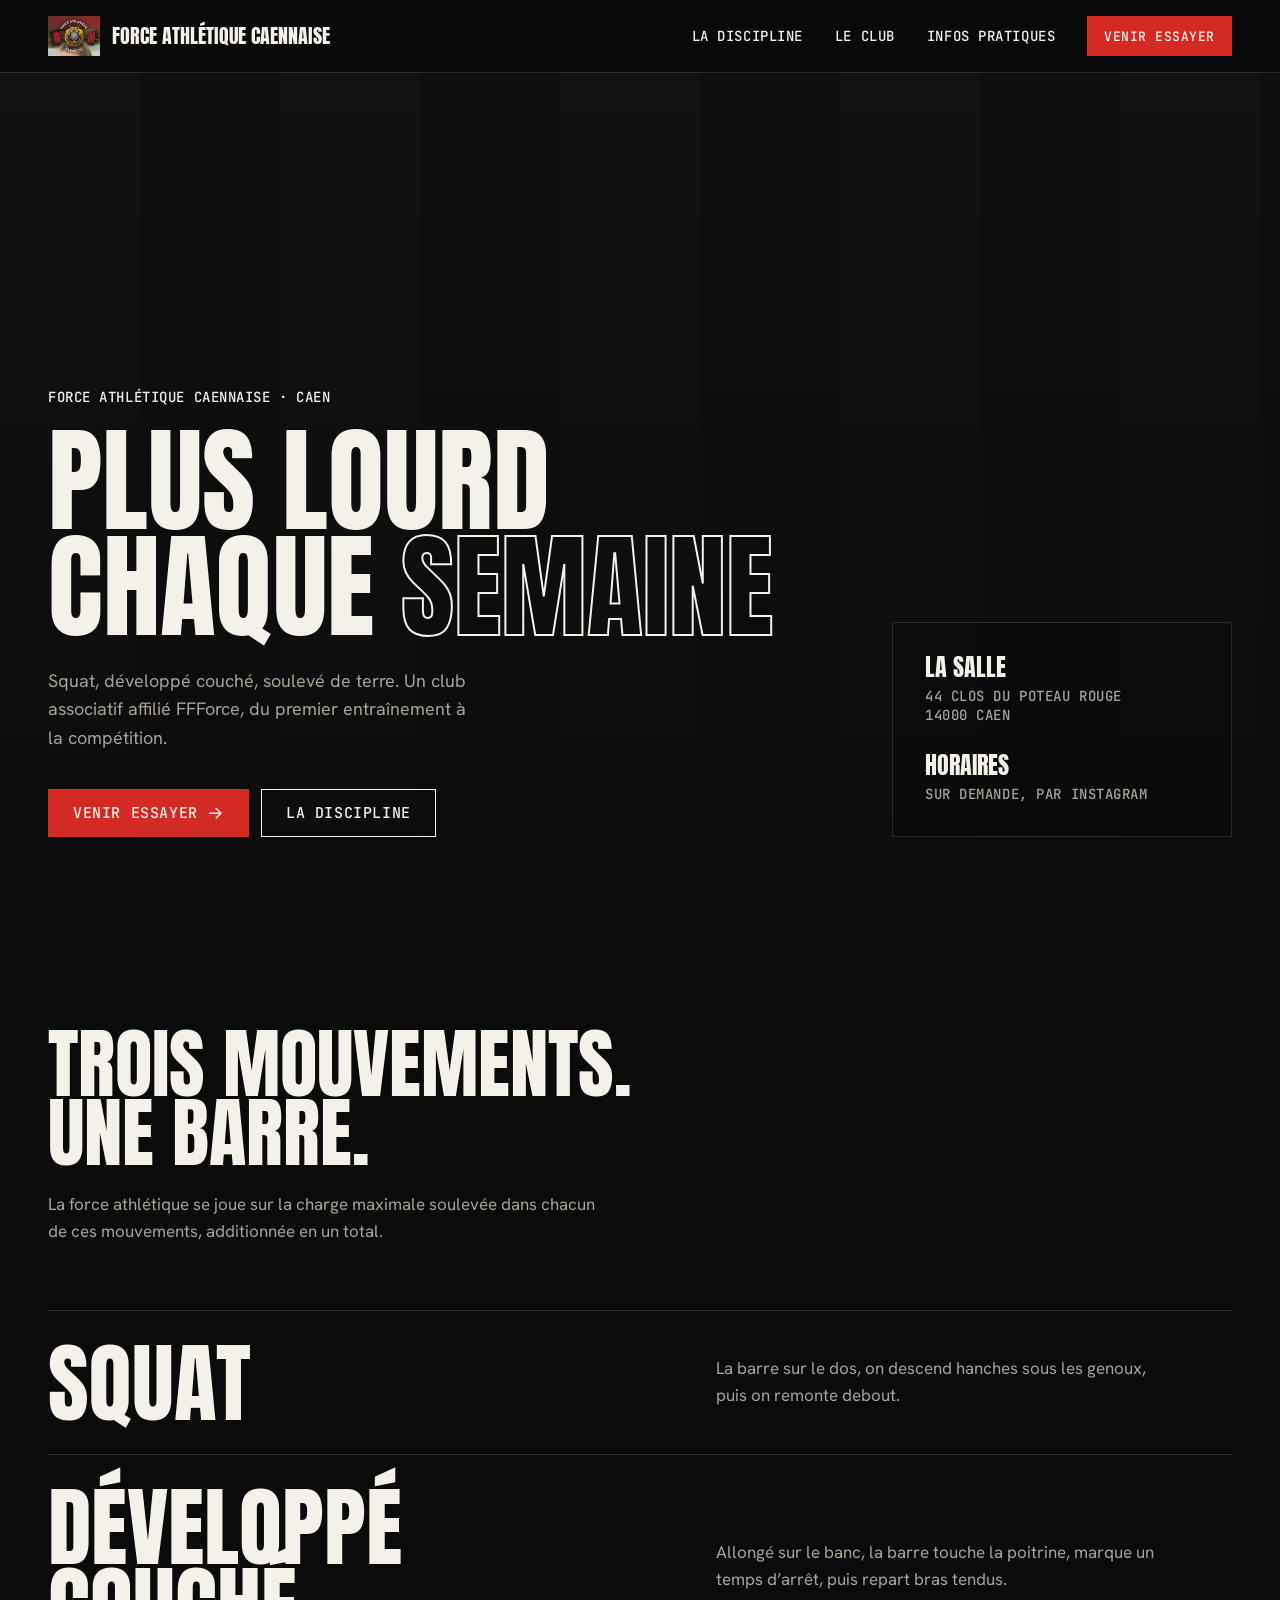
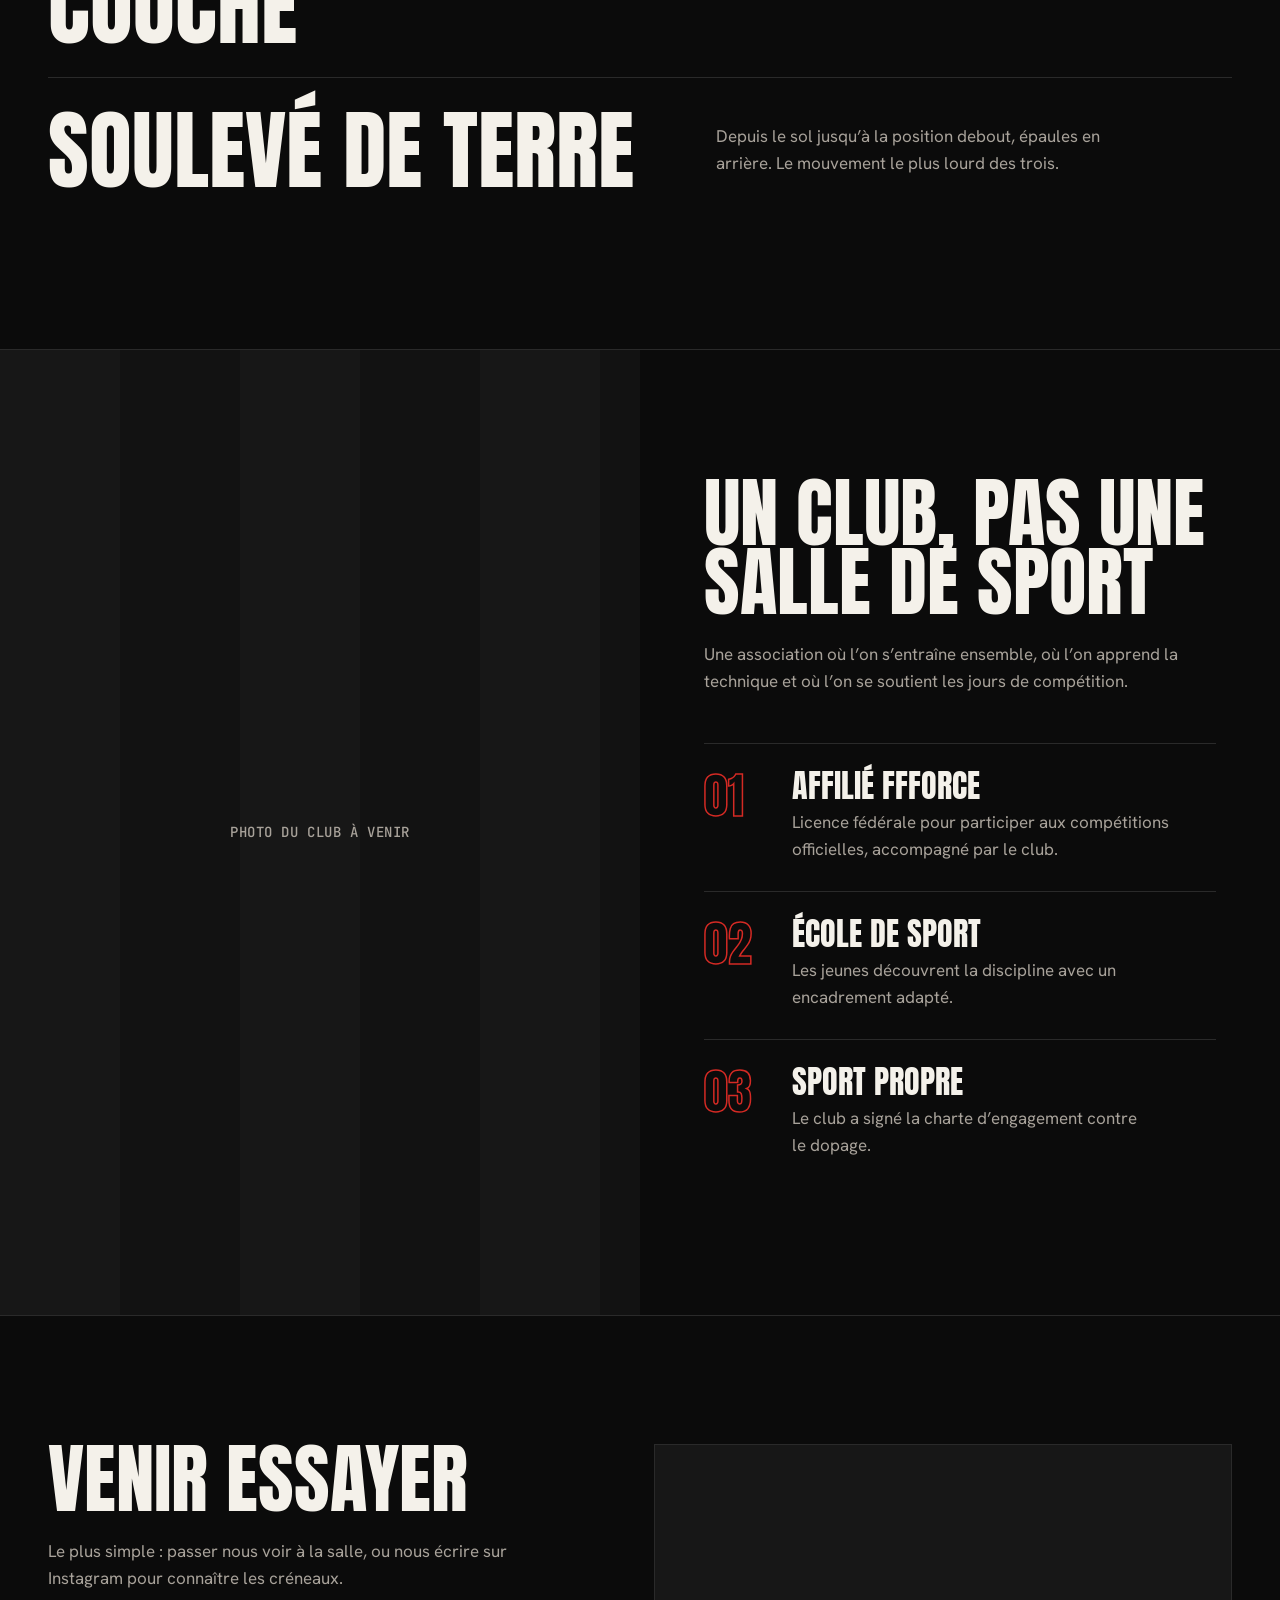
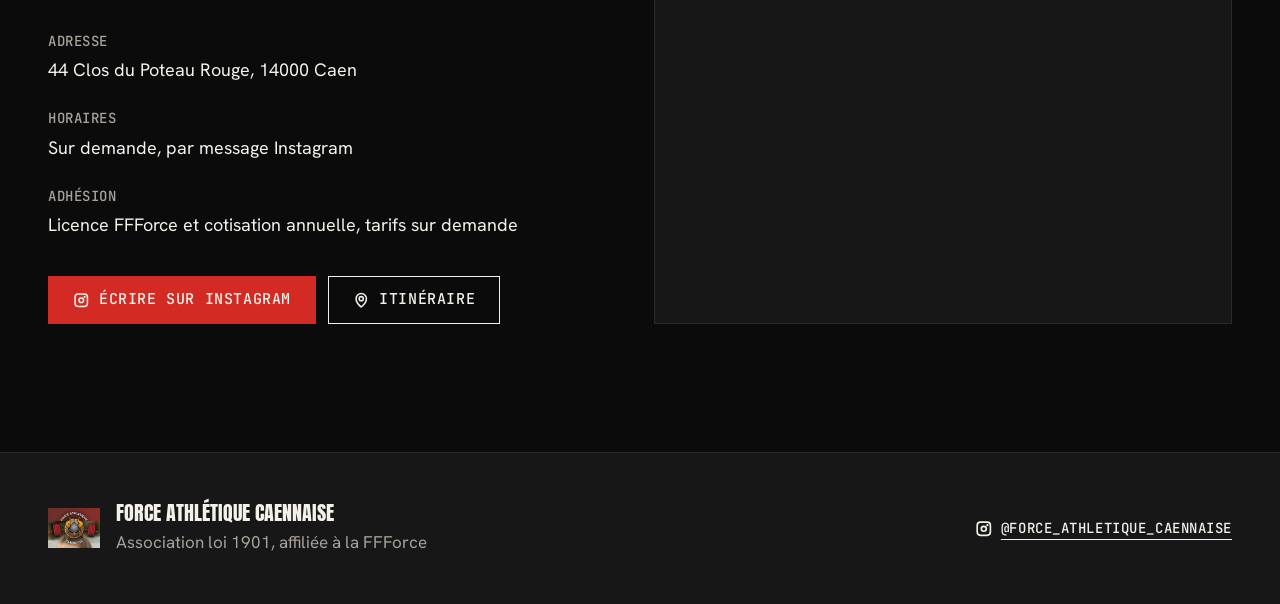
<file: src/index.html>
<!doctype html>
<html lang="fr">
<head>
  <meta charset="utf-8">
  <meta name="viewport" content="width=device-width, initial-scale=1">
  <title>Force Athlétique Caennaise · Club de force athlétique à Caen</title>
  <meta name="description" content="Association de force athlétique à Caen&nbsp;: squat, développé couché et soulevé de terre, pour débutants comme compétiteurs. Club affilié FFForce.">
  <meta name="theme-color" content="#0b0b0b">
  <meta property="og:title" content="Force Athlétique Caennaise">
  <meta property="og:description" content="Club de force athlétique à Caen, affilié à la FFForce.">
  <meta property="og:type" content="website">
  <meta property="og:image" content="img/logo-fac.png">
  <link rel="icon" href="img/logo-fac.png">
  <link rel="preload" href="fonts/anton-latin-400-normal.woff2" as="font" type="font/woff2" crossorigin>
  <link rel="stylesheet" href="css/style.css">
</head>
<body>
  <svg width="0" height="0" style="position:absolute" aria-hidden="true">
    <!-- Icônes Phosphor (graisse bold), MIT -->
    <symbol id="i-arrow" viewBox="0 0 256 256"><path fill="currentColor" d="M224.49,136.49l-72,72a12,12,0,0,1-17-17L187,140H40a12,12,0,0,1,0-24H187L135.51,64.48a12,12,0,0,1,17-17l72,72A12,12,0,0,1,224.49,136.49Z"/></symbol>
    <symbol id="i-insta" viewBox="0 0 256 256"><path fill="currentColor" d="M128,80a48,48,0,1,0,48,48A48.05,48.05,0,0,0,128,80Zm0,72a24,24,0,1,1,24-24A24,24,0,0,1,128,152ZM176,20H80A60.07,60.07,0,0,0,20,80v96a60.07,60.07,0,0,0,60,60h96a60.07,60.07,0,0,0,60-60V80A60.07,60.07,0,0,0,176,20Zm36,156a36,36,0,0,1-36,36H80a36,36,0,0,1-36-36V80A36,36,0,0,1,80,44h96a36,36,0,0,1,36,36ZM196,76a16,16,0,1,1-16-16A16,16,0,0,1,196,76Z"/></symbol>
    <symbol id="i-pin" viewBox="0 0 256 256"><path fill="currentColor" d="M128,60a44,44,0,1,0,44,44A44.05,44.05,0,0,0,128,60Zm0,64a20,20,0,1,1,20-20A20,20,0,0,1,128,124Zm0-112a92.1,92.1,0,0,0-92,92c0,77.36,81.64,135.4,85.12,137.83a12,12,0,0,0,13.76,0,259,259,0,0,0,42.18-39C205.15,170.57,220,136.37,220,104A92.1,92.1,0,0,0,128,12Zm31.3,174.71A249.35,249.35,0,0,1,128,216.89a249.35,249.35,0,0,1-31.3-30.18C80,167.37,60,137.31,60,104a68,68,0,0,1,136,0C196,137.31,176,167.37,159.3,186.71Z"/></symbol>
  </svg>

  <a class="skip" href="#contenu">Aller au contenu</a>

  <header class="nav">
    <div class="wrap nav__inner">
      <a class="brand" href="./" aria-label="Force Athlétique Caennaise, accueil">
        <img src="img/logo-fac.png" alt="" width="52" height="40">
        <span>Force Athlétique Caennaise</span>
      </a>
      <nav aria-label="Navigation principale">
        <ul class="nav__links mono">
          <li><a href="#discipline">La discipline</a></li>
          <li><a href="#club">Le club</a></li>
          <li><a href="#infos">Infos pratiques</a></li>
        </ul>
      </nav>
      <a class="btn btn--p btn--sm" href="#infos">Venir essayer</a>
    </div>
  </header>

  <main id="contenu">
    <section class="hero">
      <!-- TODO : photo N&B du club en fond (athlète sous charge), 2400 × 1400, voir DESIGN.md -->
      <div class="wrap hero__grid">
        <div class="hero__text">
          <p class="mono hero__kicker">Force Athlétique Caennaise · Caen</p>
          <h1>Plus lourd<br>chaque <span class="outline">semaine</span></h1>
          <p class="lead">Squat, développé couché, soulevé de terre. Un club associatif affilié FFForce, du premier entraînement à la compétition.</p>
          <div class="actions">
            <a class="btn btn--p" href="#infos">Venir essayer <svg aria-hidden="true"><use href="#i-arrow"/></svg></a>
            <a class="btn btn--s" href="#discipline">La discipline</a>
          </div>
        </div>
        <aside class="infobox" aria-label="Infos pratiques">
          <h2>La salle</h2>
          <!-- TODO : confirmer l’adresse -->
          <p class="mono">44 Clos du Poteau Rouge<br>14000 Caen</p>
          <h2>Horaires</h2>
          <!-- TODO : créneaux d’entraînement -->
          <p class="mono">Sur demande, par Instagram</p>
        </aside>
      </div>
    </section>

    <section id="discipline" class="lifts">
      <div class="wrap">
        <h2 class="h2">Trois mouvements.<br>Une barre.</h2>
        <p class="section-lead">La force athlétique se joue sur la charge maximale soulevée dans chacun de ces mouvements, additionnée en un total.</p>
        <ul class="lifts__list">
          <li>
            <h3>Squat</h3>
            <p>La barre sur le dos, on descend hanches sous les genoux, puis on remonte debout.</p>
          </li>
          <li>
            <h3>Développé couché</h3>
            <p>Allongé sur le banc, la barre touche la poitrine, marque un temps d’arrêt, puis repart bras tendus.</p>
          </li>
          <li>
            <h3>Soulevé de terre</h3>
            <p>Depuis le sol jusqu’à la position debout, épaules en arrière. Le mouvement le plus lourd des trois.</p>
          </li>
        </ul>
      </div>
    </section>

    <section id="club" class="club">
      <div class="club__photo">
        <!-- TODO : photo d’entraînement collectif, 1600 × 1200 -->
        <p class="mono">Photo du club à venir</p>
      </div>
      <div class="club__text">
        <h2 class="h2">Un club, pas une salle de sport</h2>
        <p class="section-lead">Une association où l’on s’entraîne ensemble, où l’on apprend la technique et où l’on se soutient les jours de compétition.</p>
        <ol class="assets">
          <li><span class="assets__num" aria-hidden="true">01</span><h3>Affilié FFForce</h3><p>Licence fédérale pour participer aux compétitions officielles, accompagné par le club.</p></li>
          <li><span class="assets__num" aria-hidden="true">02</span><h3>École de sport</h3><p>Les jeunes découvrent la discipline avec un encadrement adapté.</p></li>
          <li><span class="assets__num" aria-hidden="true">03</span><h3>Sport propre</h3><p>Le club a signé la charte d’engagement contre le dopage.</p></li>
        </ol>
      </div>
    </section>

    <section id="infos" class="infos">
      <div class="wrap infos__grid">
        <div>
          <h2 class="h2">Venir essayer</h2>
          <p class="section-lead">Le plus simple&nbsp;: passer nous voir à la salle, ou nous écrire sur Instagram pour connaître les créneaux.</p>
          <dl class="details">
            <div><dt class="mono">Adresse</dt><dd>44 Clos du Poteau Rouge, 14000 Caen</dd></div>
            <div><dt class="mono">Horaires</dt><dd>Sur demande, par message Instagram</dd></div>
            <!-- TODO : tarifs de la licence et de la cotisation -->
            <div><dt class="mono">Adhésion</dt><dd>Licence FFForce et cotisation annuelle, tarifs sur demande</dd></div>
          </dl>
          <div class="actions">
            <a class="btn btn--p" href="https://www.instagram.com/force_athletique_caennaise/" rel="noopener">
              <svg aria-hidden="true"><use href="#i-insta"/></svg> Écrire sur Instagram
            </a>
            <a class="btn btn--s" href="https://www.google.com/maps/place/FAC/@49.1963941,-0.3428335,502m/data=!3m1!1e3!4m6!3m5!1s0x480a69002ac52df1:0xf6dc8a126c059129!8m2!3d49.196457!4d-0.3415612!16s%2Fg%2F11yppnhkfx" rel="noopener">
              <svg aria-hidden="true"><use href="#i-pin"/></svg> Itinéraire
            </a>
          </div>
        </div>
        <div class="map">
          <iframe title="Carte&nbsp;: emplacement de la salle de la Force Athlétique Caennaise" src="https://www.google.com/maps?q=49.196457,-0.3415612&amp;z=16&amp;output=embed" loading="lazy" referrerpolicy="no-referrer-when-downgrade"></iframe>
        </div>
      </div>
    </section>
  </main>

  <footer class="footer">
    <div class="wrap footer__inner">
      <div class="footer__brand">
        <img src="img/logo-fac.png" alt="" width="52" height="40">
        <p><strong>Force Athlétique Caennaise</strong><br><span class="muted">Association loi 1901, affiliée à la FFForce</span></p>
      </div>
      <a class="mono link" href="https://www.instagram.com/force_athletique_caennaise/" rel="noopener">
        <svg aria-hidden="true"><use href="#i-insta"/></svg> @force_athletique_caennaise
      </a>
    </div>
  </footer>
</body>
</html>
</file>
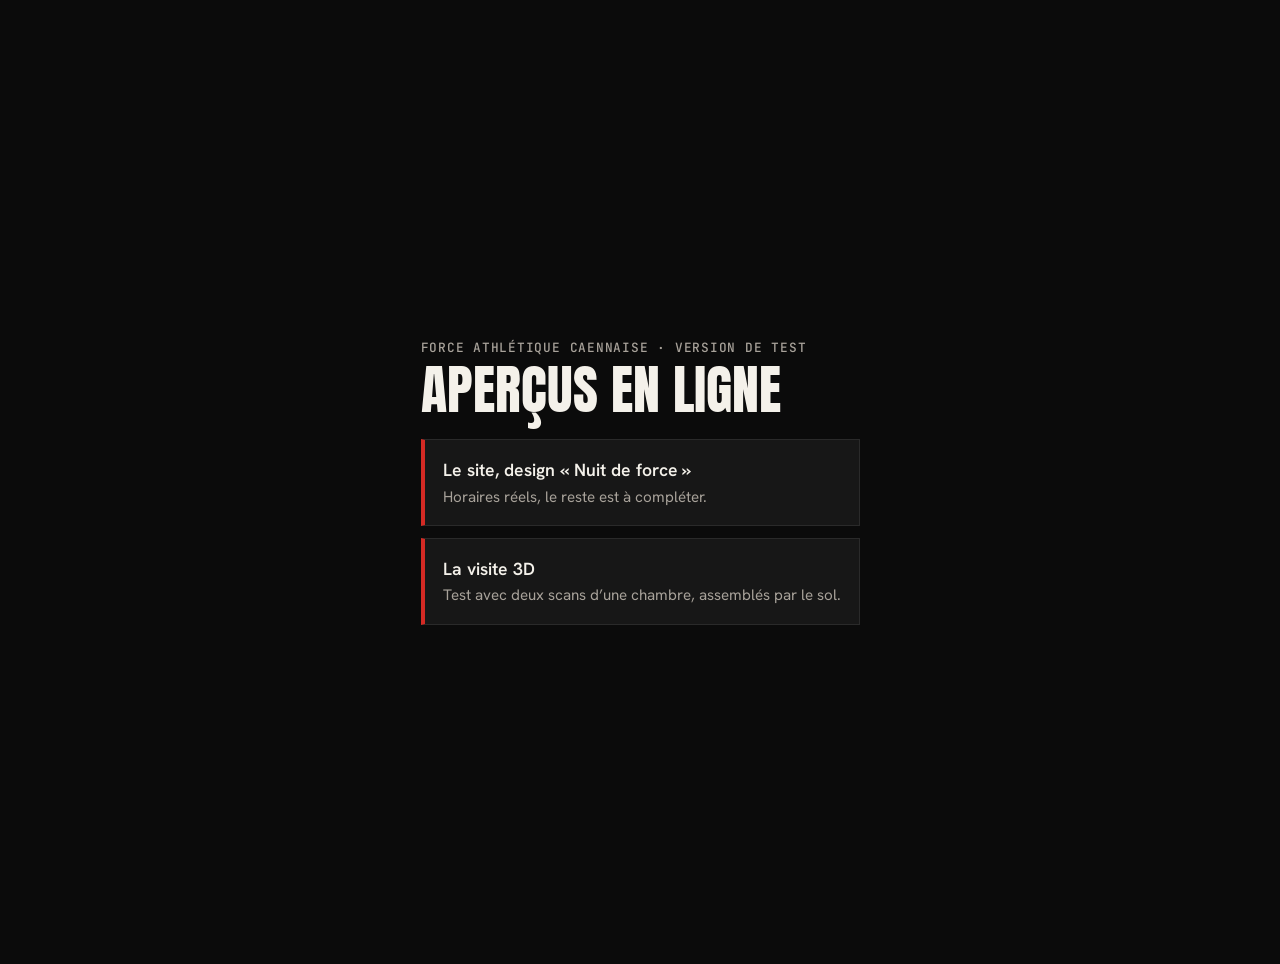
<file: src/test/index.html>
<!doctype html>
<html lang="fr">
<head>
<meta charset="utf-8">
<meta name="viewport" content="width=device-width,initial-scale=1">
<meta name="robots" content="noindex">
<title>FA Caen, version de test</title>
<link rel="stylesheet" href="https://fonts.googleapis.com/css2?family=Anton&family=Hanken+Grotesk:wght@400;600&family=JetBrains+Mono:wght@500&display=swap">
<style>
  :root { color-scheme: dark; }
  body { margin: 0; min-height: 100vh; background: #0b0b0b; color: #f4f1ea; font: 17px/1.55 "Hanken Grotesk", system-ui, sans-serif; display: grid; place-content: center; padding: 32px 16px; }
  p.k { font: 500 .8rem "JetBrains Mono", monospace; letter-spacing: .06em; text-transform: uppercase; color: #a8a29a; margin: 0; }
  h1 { font: 400 clamp(2.2rem, 7vw, 3.4rem)/1 Anton, Impact, sans-serif; text-transform: uppercase; margin: .4rem 0 1.4rem; }
  ul { list-style: none; padding: 0; margin: 0; display: grid; gap: 12px; max-width: 34rem; }
  a { display: grid; gap: 2px; padding: 16px 18px; background: #171717; border: 1px solid #2a2a2a; border-left: 4px solid #d42a24; color: inherit; text-decoration: none; }
  a:hover, a:focus-visible { background: #202020; outline: none; border-color: #f4f1ea; border-left-color: #e8352e; }
  a b { font-weight: 600; font-size: 1.1rem; }
  a span { color: #a8a29a; font-size: .95rem; }
</style>
</head>
<body>
<main>
  <p class="k">Force Athlétique Caennaise · version de test</p>
  <h1>Aperçus en ligne</h1>
  <ul>
    <li><a href="design/"><b>Le site, design « Nuit de force »</b><span>Horaires réels, le reste est à compléter.</span></a></li>
    <li><a href="3d/"><b>La visite 3D</b><span>Test avec deux scans d’une chambre, assemblés par le sol.</span></a></li>
  </ul>
</main>
</body>
</html>
</file>
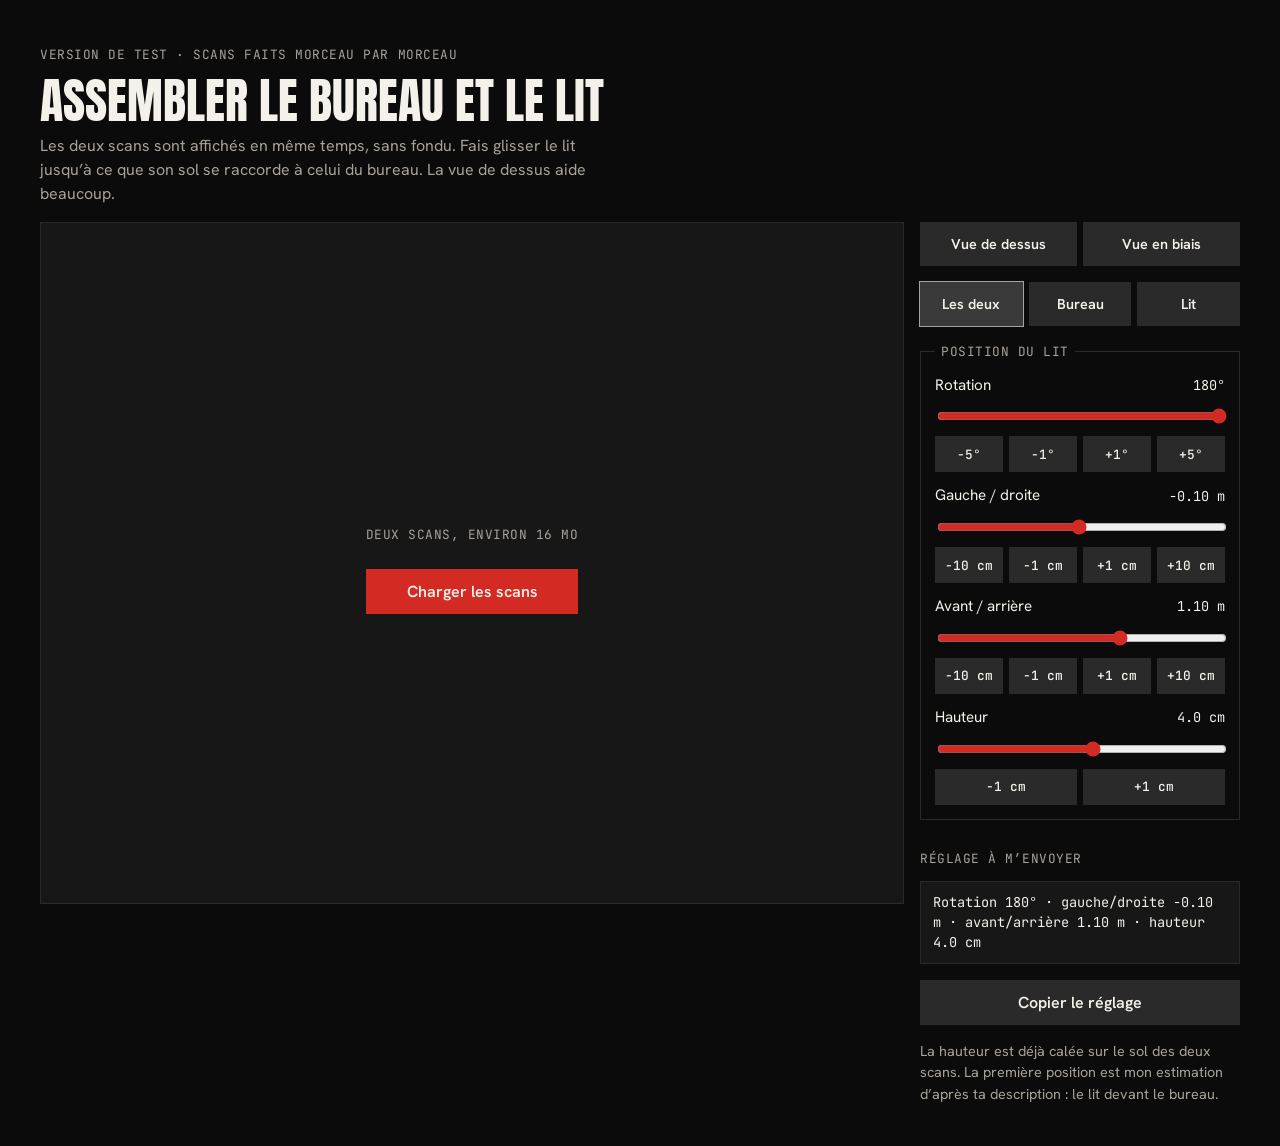
<file: src/test/3d/index.html>
<!doctype html><html lang="fr"><head><meta charset="utf-8"><meta name="viewport" content="width=device-width,initial-scale=1,viewport-fit=cover"><meta name="robots" content="noindex"></head><body>
<title>Assembler les scans</title>
<meta name="theme-color" content="#0b0b0b">
<link rel="preconnect" href="https://fonts.googleapis.com">
<link rel="stylesheet" href="https://fonts.googleapis.com/css2?family=Anton&family=Hanken+Grotesk:wght@400;600&family=JetBrains+Mono:wght@500&display=swap">
<script type="importmap">
  { "imports": { "three": "./vendor/three/three.module.js", "three/addons/": "./vendor/three/addons/", "@sparkjsdev/spark": "./vendor/spark/spark.module.min.js" } }
</script>
<style>
  [hidden] { display: none !important; }
  :root { color-scheme: dark; --fonte:#0b0b0b; --plateau:#171717; --rack:#2a2a2a; --craie:#f4f1ea; --poussiere:#a8a29a; --rouge:#d42a24; --rouge-h:#e8352e; }
  body { background: var(--fonte); color: var(--craie); font: 16px/1.5 "Hanken Grotesk", system-ui, sans-serif; }
  .wrap { max-width: 1200px; margin: 0 auto; padding-inline: 16px; }
  .mono { font-family: "JetBrains Mono", ui-monospace, monospace; font-size: .8rem; letter-spacing: .04em; text-transform: uppercase; color: var(--poussiere); }
  h1 { font: 400 clamp(2rem, 6vw, 3rem)/1 Anton, Impact, sans-serif; text-transform: uppercase; margin: .4rem 0 .6rem; text-wrap: balance; }
  header { padding-block: 24px 16px; }
  header p:last-child { max-width: 62ch; color: var(--poussiere); margin: 0; }
  .layout { display: grid; gap: 16px; padding-block: 0 32px; align-items: start; }
  @media (min-width: 900px) { .layout { grid-template-columns: 1fr 320px; } }
  .stage { position: relative; aspect-ratio: 4/3; max-width: 100%; background: var(--plateau); border: 1px solid var(--rack); overflow: hidden; }
  @media (min-width: 900px) { .stage { aspect-ratio: auto; height: 680px; } }
  canvas { position: absolute; inset: 0; width: 100%; height: 100%; display: block; touch-action: none; }
  .overlay { position: absolute; inset: 0; display: grid; place-content: center; gap: 12px; text-align: center; padding: 16px; background: var(--plateau); }
  .btn { font: 600 1rem "Hanken Grotesk", sans-serif; color: var(--craie); background: var(--rouge); border: 0; padding: 12px 20px; cursor: pointer; min-height: 44px; }
  .btn:hover { background: var(--rouge-h); }
  .btn--g { background: var(--rack); }
  .btn--g:hover, .btn--g[aria-pressed="true"] { background: #3a3a3a; outline: 1px solid var(--poussiere); }
  :focus-visible { outline: 2px solid var(--craie); outline-offset: 2px; }
  .panel { display: grid; gap: 16px; align-content: start; min-width: 0; }
  fieldset { border: 1px solid var(--rack); padding: 12px 14px 14px; margin: 0; display: grid; gap: 12px; }
  legend { padding: 0 6px; }
  .row { display: grid; grid-template-columns: 1fr auto; gap: 4px 10px; align-items: center; }
  .row label { font-size: .95rem; }
  .row output { font-family: "JetBrains Mono", monospace; font-size: .85rem; font-variant-numeric: tabular-nums; }
  .row input[type=range] { grid-column: 1 / -1; width: 100%; accent-color: var(--rouge); min-height: 28px; }
  .row .nudge { grid-column: 1 / -1; display: flex; gap: 6px; }
  .nudge button { flex: 1; min-height: 36px; background: var(--rack); color: var(--craie); border: 0; font: 500 .8rem "JetBrains Mono", monospace; cursor: pointer; }
  .nudge button:hover { background: #3a3a3a; }
  .seg { display: flex; flex-wrap: wrap; gap: 6px; }
  .seg .btn { flex: 1; padding: 10px 8px; font-size: .9rem; }
  .vals { font-family: "JetBrains Mono", monospace; font-size: .85rem; background: var(--plateau); border: 1px solid var(--rack); padding: 10px 12px; margin: 0; overflow-wrap: anywhere; }
  .muted { color: var(--poussiere); font-size: .9rem; margin: 0; }
</style>

<header class="wrap">
  <p class="mono">Version de test · scans faits morceau par morceau</p>
  <h1>Assembler le bureau et le lit</h1>
  <p>Les deux scans sont affichés en même temps, sans fondu. Fais glisser le lit jusqu’à ce que son sol se raccorde à celui du bureau. La vue de dessus aide beaucoup.</p>
</header>

<main class="wrap layout">
  <div class="stage" id="stage">
    <canvas id="scene" aria-label="Vue 3D des deux scans"></canvas>
    <div class="overlay" id="overlay">
      <p class="mono" id="status">Deux scans, environ 16 Mo</p>
      <button class="btn" id="start" type="button">Charger les scans</button>
    </div>
  </div>

  <div class="panel">
    <div class="seg" role="group" aria-label="Vue">
      <button class="btn btn--g" type="button" id="v-top">Vue de dessus</button>
      <button class="btn btn--g" type="button" id="v-side">Vue en biais</button>
    </div>
    <div class="seg" role="group" aria-label="Scans affichés">
      <button class="btn btn--g" type="button" data-show="both" aria-pressed="true">Les deux</button>
      <button class="btn btn--g" type="button" data-show="bureau" aria-pressed="false">Bureau</button>
      <button class="btn btn--g" type="button" data-show="lit" aria-pressed="false">Lit</button>
    </div>
    <fieldset>
      <legend class="mono">Position du lit</legend>
      <div class="row"><label for="r">Rotation</label><output id="r-o"></output><input type="range" id="r" min="-180" max="180" step="1"><div class="nudge"><button type="button" data-k="r" data-d="-5">−5°</button><button type="button" data-k="r" data-d="-1">−1°</button><button type="button" data-k="r" data-d="1">+1°</button><button type="button" data-k="r" data-d="5">+5°</button></div></div>
      <div class="row"><label for="x">Gauche / droite</label><output id="x-o"></output><input type="range" id="x" min="-4" max="4" step="0.01"><div class="nudge"><button type="button" data-k="x" data-d="-0.1">−10 cm</button><button type="button" data-k="x" data-d="-0.01">−1 cm</button><button type="button" data-k="x" data-d="0.01">+1 cm</button><button type="button" data-k="x" data-d="0.1">+10 cm</button></div></div>
      <div class="row"><label for="z">Avant / arrière</label><output id="z-o"></output><input type="range" id="z" min="-4" max="4" step="0.01"><div class="nudge"><button type="button" data-k="z" data-d="-0.1">−10 cm</button><button type="button" data-k="z" data-d="-0.01">−1 cm</button><button type="button" data-k="z" data-d="0.01">+1 cm</button><button type="button" data-k="z" data-d="0.1">+10 cm</button></div></div>
      <div class="row"><label for="y">Hauteur</label><output id="y-o"></output><input type="range" id="y" min="-0.5" max="0.5" step="0.005"><div class="nudge"><button type="button" data-k="y" data-d="-0.01">−1 cm</button><button type="button" data-k="y" data-d="0.01">+1 cm</button></div></div>
    </fieldset>
    <div>
      <p class="mono">Réglage à m’envoyer</p>
      <p class="vals" id="vals"></p>
    </div>
    <button class="btn btn--g" type="button" id="copy">Copier le réglage</button>
    <p class="muted">La hauteur est déjà calée sur le sol des deux scans. La première position est mon estimation d’après ta description : le lit devant le bureau.</p>
  </div>
</main>
<script type="module" src="salle/assembler.js"></script>
</body></html>
</file>
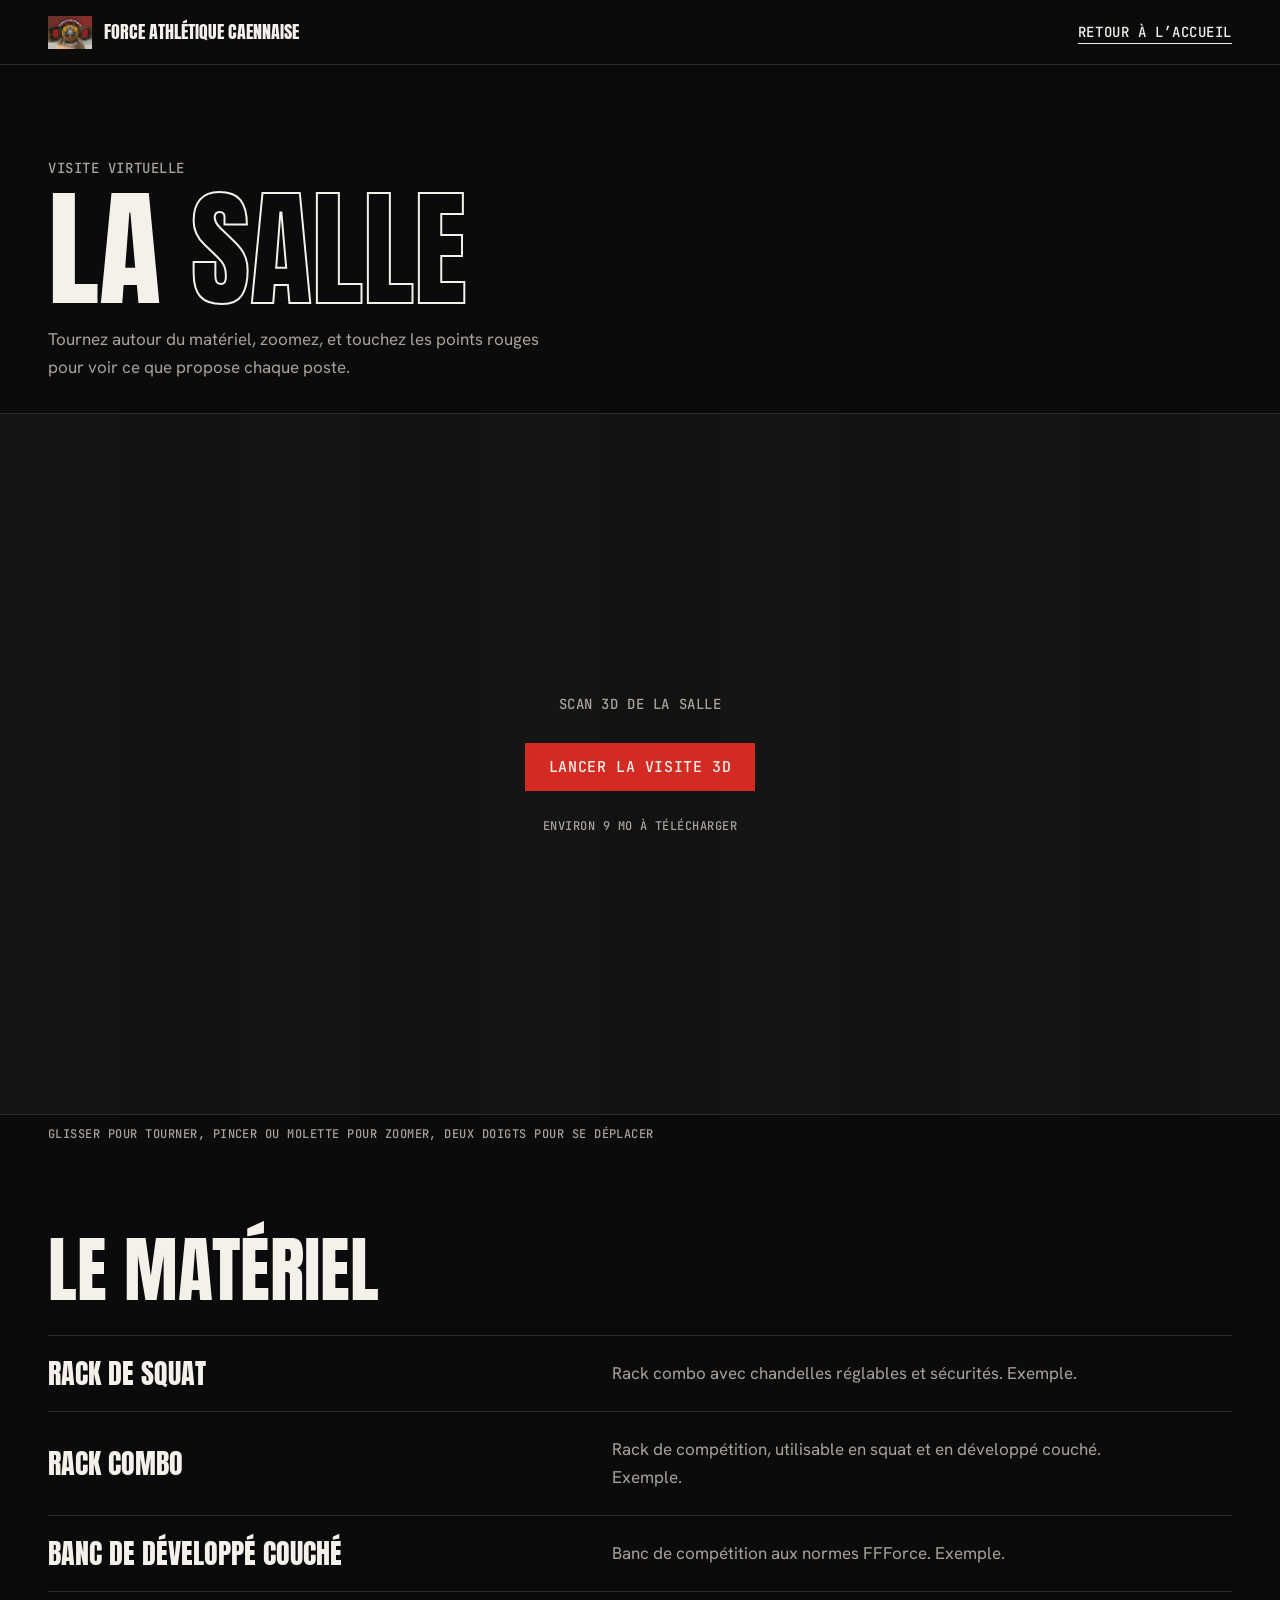
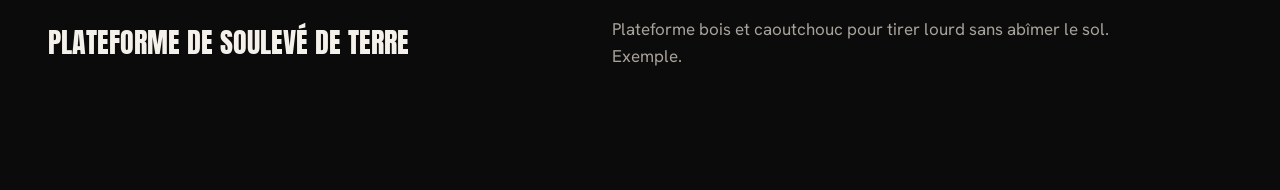
<file: src/salle.html>
<!doctype html>
<html lang="fr">
<head>
  <meta charset="utf-8">
  <meta name="viewport" content="width=device-width, initial-scale=1">
  <title>La salle en 3D · Force Athlétique Caennaise</title>
  <meta name="description" content="Visitez la salle de la Force Athlétique Caennaise en 3D et découvrez le matériel disponible.">
  <meta name="theme-color" content="#0b0b0b">
  <link rel="icon" href="img/logo-fac.png">
  <link rel="stylesheet" href="salle/salle.css">
  <script type="importmap">
    {
      "imports": {
        "three": "./vendor/three/three.module.js",
        "three/addons/": "./vendor/three/addons/",
        "@sparkjsdev/spark": "./vendor/spark/spark.module.min.js"
      }
    }
  </script>
</head>
<body>
  <a class="skip" href="#contenu">Aller au contenu</a>
  <header class="top">
    <div class="wrap top__inner">
      <a class="brand" href="./"><img src="img/logo-fac.png" alt="" width="44" height="33"> Force Athlétique Caennaise</a>
      <a class="mono link" href="./">Retour à l’accueil</a>
    </div>
  </header>

  <main id="contenu">
    <section class="wrap intro">
      <p class="mono muted">Visite virtuelle</p>
      <h1>La <span class="outline">salle</span></h1>
      <p class="lead">Tournez autour du matériel, zoomez, et touchez les points rouges pour voir ce que propose chaque poste.</p>
    </section>

    <section class="viewer" aria-label="Visite 3D de la salle">
      <div class="viewer__stage" id="stage">
        <canvas id="scene" aria-hidden="true"></canvas>
        <div class="hotspots" id="hotspots"></div>
        <div class="viewer__overlay" id="overlay">
          <p class="mono muted" id="status">Scan 3D de la salle</p>
          <button class="btn btn--p" id="start" type="button">Lancer la visite 3D</button>
          <p class="mono muted small" id="weight"></p>
        </div>
        <aside class="card" id="card" hidden aria-live="polite">
          <button class="card__close" id="card-close" type="button" aria-label="Fermer la fiche">×</button>
          <h2 id="card-title"></h2>
          <p id="card-text"></p>
        </aside>
      </div>
      <p class="wrap mono muted small help">Glisser pour tourner, pincer ou molette pour zoomer, deux doigts pour se déplacer</p>
    </section>

    <section class="wrap equipment" aria-labelledby="titre-materiel">
      <h2 id="titre-materiel">Le matériel</h2>
      <ul class="equipment__list" id="list"></ul>
    </section>
  </main>

  <script type="module" src="salle/salle.js"></script>
</body>
</html>
</file>
<file: src/css/style.css>
/* Force Athlétique Caennaise · voir DESIGN.md */

@font-face { font-family: Anton; font-display: swap; src: url("../fonts/anton-latin-400-normal.woff2") format("woff2"); }
@font-face { font-family: "JetBrains Mono"; font-weight: 500; font-display: swap; src: url("../fonts/jetbrains-mono-latin-500-normal.woff2") format("woff2"); }
@font-face { font-family: "Hanken Grotesk"; font-weight: 400; font-display: swap; src: url("../fonts/hanken-grotesk-latin-400-normal.woff2") format("woff2"); }
@font-face { font-family: "Hanken Grotesk"; font-weight: 600; font-display: swap; src: url("../fonts/hanken-grotesk-latin-600-normal.woff2") format("woff2"); }

:root {
  --fonte: #0b0b0b;
  --plateau: #171717;
  --rack: #2a2a2a;
  --craie: #f4f1ea;
  --poussiere: #a8a29a;
  --rouge: #d42a24;
  --rouge-hi: #e8352e;

  --display: Anton, "Arial Narrow", sans-serif;
  --mono: "JetBrains Mono", ui-monospace, monospace;
  --body: "Hanken Grotesk", system-ui, sans-serif;

  --gutter: clamp(1.5rem, 4vw, 3rem);
  --section: clamp(5rem, 10vw, 9rem);
  --ease: cubic-bezier(0.16, 1, 0.3, 1);
  color-scheme: dark;
}

*, *::before, *::after { box-sizing: border-box; }
html { scroll-behavior: smooth; scroll-padding-top: 5rem; }
body { margin: 0; background: var(--fonte); color: var(--craie); font: 400 1.0625rem/1.6 var(--body); -webkit-font-smoothing: antialiased; }
img, iframe { display: block; max-width: 100%; }
a, button { color: inherit; touch-action: manipulation; -webkit-tap-highlight-color: transparent; }
:focus-visible { outline: 2px solid var(--rouge); outline-offset: 3px; }
p { margin: 0; text-wrap: pretty; }
h1, h2, h3 { margin: 0; font-family: var(--display); font-weight: 400; text-transform: uppercase; line-height: .9; text-wrap: balance; }

.wrap { width: min(100% - 2 * var(--gutter), 1320px); margin-inline: auto; }
.mono { font: 500 .875rem/1.35 var(--mono); text-transform: uppercase; letter-spacing: .04em; }
.muted { color: var(--poussiere); }
.outline { color: transparent; -webkit-text-stroke: 2px var(--craie); }
.h2 { font-size: clamp(2.75rem, 6vw, 5.5rem); }
.section-lead { margin-top: 1.5rem; max-width: 56ch; color: var(--poussiere); }
.link { display: inline-flex; align-items: center; gap: .5rem; text-decoration: underline; text-underline-offset: 6px; transition: color 180ms var(--ease); }
.link:hover { color: var(--rouge); }
.link svg { width: 1.1rem; height: 1.1rem; }

.skip { position: absolute; left: 1rem; top: -4rem; z-index: 20; padding: .75rem 1rem; background: var(--rouge); }
.skip:focus { top: 1rem; }

/* Boutons */
.btn {
  display: inline-flex; align-items: center; gap: .6rem;
  height: 3rem; padding: 0 1.5rem;
  font: 500 .9375rem/1 var(--mono); text-transform: uppercase; letter-spacing: .04em;
  text-decoration: none; white-space: nowrap; border: 1px solid transparent;
  transition: background-color 180ms var(--ease), color 180ms var(--ease), transform 180ms var(--ease);
}
.btn svg { width: 1.1em; height: 1.1em; flex: none; }
.btn:active { transform: translateY(1px); }
.btn--p { background: var(--rouge); color: var(--craie); }
.btn--p:hover { background: var(--rouge-hi); }
.btn--s { border-color: var(--craie); }
.btn--s:hover { background: var(--craie); color: var(--fonte); }
.btn--sm { height: 2.5rem; padding: 0 1rem; font-size: .8125rem; }
.actions { display: flex; flex-wrap: wrap; gap: .75rem; margin-top: 2.25rem; }

/* Navigation */
.nav { position: sticky; top: 0; z-index: 10; background: rgb(11 11 11 / .9); backdrop-filter: blur(8px); border-bottom: 1px solid var(--rack); }
.nav__inner { display: flex; align-items: center; gap: 2rem; min-height: 4.5rem; }
.brand { display: flex; align-items: center; gap: .75rem; margin-right: auto; text-decoration: none; font: 400 1.25rem/1 var(--display); text-transform: uppercase; }
.brand img { width: 52px; height: auto; }
.nav__links { display: flex; gap: 2rem; margin: 0; padding: 0; list-style: none; }
.nav__links a { text-decoration: none; transition: color 180ms var(--ease); }
.nav__links a:hover { color: var(--rouge); }

/* Hero */
.hero {
  position: relative; display: grid; align-items: end;
  min-height: calc(100dvh - 4.5rem); padding-block: 4rem;
  background:
    linear-gradient(rgb(11 11 11 / .55), rgb(11 11 11 / .9)),
    repeating-linear-gradient(90deg, #1a1a1a 0 140px, #131313 140px 280px);
}
.hero__grid { display: grid; gap: 3rem; align-items: end; }
.hero__kicker { margin-bottom: 1.25rem; }
.hero h1 { font-size: clamp(3.5rem, 9vw, 7.25rem); line-height: .92; }
.lead { margin-top: 1.75rem; max-width: 46ch; color: var(--poussiere); font-size: 1.125rem; }
.infobox { padding: 2rem; background: rgb(11 11 11 / .7); border: 1px solid var(--rack); }
.infobox h2 { font-size: 1.5rem; line-height: 1; }
.infobox p { margin: .5rem 0 1.75rem; color: var(--poussiere); }
.infobox p:last-child { margin-bottom: 0; }

/* La discipline */
.lifts { padding-block: var(--section); }
.lifts__list { list-style: none; margin: 4rem 0 0; padding: 0; }
.lifts__list li { display: grid; gap: .75rem 3rem; padding-block: 2rem; border-top: 1px solid var(--rack); }
.lifts__list h3 { font-size: clamp(2.75rem, 7vw, 5.5rem); transition: color 180ms var(--ease); }
.lifts__list li:hover h3 { color: var(--rouge); }
.lifts__list p { max-width: 44ch; color: var(--poussiere); align-self: center; }

/* Le club */
.club { display: grid; border-block: 1px solid var(--rack); }
.club__photo {
  display: grid; place-items: center; min-height: 360px;
  background: repeating-linear-gradient(90deg, #171717 0 120px, #121212 120px 240px);
  color: var(--poussiere);
}
.club__text { padding: var(--section) var(--gutter); }
.assets { list-style: none; margin: 3rem 0 0; padding: 0; }
.assets li { display: grid; grid-template-columns: 4rem 1fr; gap: .5rem 1.5rem; padding-block: 1.75rem; border-top: 1px solid var(--rack); }
.assets__num { grid-row: span 2; font: 400 3rem/1 var(--display); color: transparent; -webkit-text-stroke: 1.5px var(--rouge); }
.assets h3 { font-size: 2rem; }
.assets p { color: var(--poussiere); }

/* Infos pratiques */
.infos { padding-block: var(--section); }
.infos__grid { display: grid; gap: 3rem; align-items: stretch; }
.details { margin: 2.5rem 0 0; display: grid; gap: 1.5rem; }
.details div { display: grid; gap: .35rem; }
.details dt { color: var(--poussiere); }
.details dd { margin: 0; font-size: 1.125rem; }
.map { min-height: 360px; border: 1px solid var(--rack); background: var(--plateau); }
.map iframe { width: 100%; height: 100%; min-height: 360px; border: 0; filter: grayscale(1) contrast(1.1) brightness(.85); }

/* Pied de page */
.footer { padding-block: 3rem; border-top: 1px solid var(--rack); background: var(--plateau); }
.footer__inner { display: flex; flex-wrap: wrap; justify-content: space-between; align-items: center; gap: 1.5rem; }
.footer__brand { display: flex; align-items: center; gap: 1rem; }
.footer strong { font: 400 1.25rem/1.2 var(--display); text-transform: uppercase; }

/* Mobile */
@media (max-width: 767px) {
  .nav__links, .nav .btn--sm { display: none; }
  .brand span { font-size: 1.05rem; }
  .hero { min-height: auto; padding-block: 3.5rem; }
}

/* Tablette et plus */
@media (min-width: 768px) {
  .lifts__list li { grid-template-columns: minmax(0, 1.2fr) minmax(0, 1fr); }
  .club { grid-template-columns: 1fr 1fr; }
  .club__text { padding-inline: clamp(2rem, 5vw, 5rem); }
}

/* Desktop */
@media (min-width: 1024px) {
  .hero__grid { grid-template-columns: 1fr 340px; }
  .infos__grid { grid-template-columns: 1fr 1.1fr; gap: 5rem; }
}

/* Apparition au chargement */
@media (prefers-reduced-motion: no-preference) {
  .hero__text > *, .infobox { animation: rise 800ms var(--ease) both; }
  .hero__text > :nth-child(2) { animation-delay: 60ms; }
  .hero__text > :nth-child(3) { animation-delay: 140ms; }
  .hero__text > :nth-child(4) { animation-delay: 200ms; }
  .infobox { animation-delay: 260ms; }
  @keyframes rise { from { opacity: 0; transform: translateY(18px); } }
}
@media (prefers-reduced-motion: reduce) {
  html { scroll-behavior: auto; }
  * { transition: none !important; }
}
</file>
<file: src/salle/salle.css>
/* Page « La salle » · DA v2 (voir DESIGN.md) */
@font-face { font-family: Anton; src: url("../fonts/anton-latin-400-normal.woff2") format("woff2"); font-display: swap; }
@font-face { font-family: "JetBrains Mono"; font-weight: 500; src: url("../fonts/jetbrains-mono-latin-500-normal.woff2") format("woff2"); font-display: swap; }
@font-face { font-family: "Hanken Grotesk"; font-weight: 400; src: url("../fonts/hanken-grotesk-latin-400-normal.woff2") format("woff2"); font-display: swap; }
@font-face { font-family: "Hanken Grotesk"; font-weight: 600; src: url("../fonts/hanken-grotesk-latin-600-normal.woff2") format("woff2"); font-display: swap; }

:root {
  --fonte: #0b0b0b; --plateau: #171717; --rack: #2a2a2a;
  --craie: #f4f1ea; --poussiere: #a8a29a; --rouge: #d42a24; --rouge-hi: #e8352e;
  --ease: cubic-bezier(0.16, 1, 0.3, 1);
  color-scheme: dark;
}
*, *::before, *::after { box-sizing: border-box; }
body { margin: 0; background: var(--fonte); color: var(--craie); font: 400 1.0625rem/1.6 "Hanken Grotesk", system-ui, sans-serif; -webkit-font-smoothing: antialiased; }
a, button { color: inherit; touch-action: manipulation; -webkit-tap-highlight-color: transparent; }
:focus-visible { outline: 2px solid var(--rouge); outline-offset: 3px; }
.wrap { width: min(100% - 2 * clamp(1rem, 4vw, 3rem), 1320px); margin-inline: auto; }
.mono { font: 500 .875rem/1.3 "JetBrains Mono", monospace; text-transform: uppercase; letter-spacing: .04em; }
.muted { color: var(--poussiere); }
.small { font-size: .75rem; }
h1, h2, h3 { font-family: Anton, sans-serif; font-weight: 400; text-transform: uppercase; line-height: .9; margin: 0; }
.outline { color: transparent; -webkit-text-stroke: 2px var(--craie); }
.skip { position: absolute; left: 1rem; top: -4rem; z-index: 30; padding: .75rem 1rem; background: var(--rouge); }
.skip:focus { top: 1rem; }
.link { text-decoration: underline; text-underline-offset: 6px; transition: color 180ms var(--ease); }
.link:hover { color: var(--rouge); }

.top { border-bottom: 1px solid var(--rack); }
.top__inner { display: flex; justify-content: space-between; align-items: center; gap: 1rem; min-height: 4rem; }
.brand { display: flex; align-items: center; gap: .75rem; font: 400 1.125rem/1 Anton; text-transform: uppercase; text-decoration: none; }

.intro { padding-block: clamp(3rem, 7vw, 5rem) 2rem; }
.intro h1 { font-size: clamp(3.5rem, 10vw, 8rem); margin-top: .75rem; }
.lead { max-width: 52ch; margin: 1.25rem 0 0; color: var(--poussiere); }

.viewer__stage { position: relative; height: min(78vh, 760px); min-height: 420px; background: var(--plateau); border-block: 1px solid var(--rack); overflow: hidden; }
#scene { display: block; width: 100%; height: 100%; touch-action: none; }
.viewer__overlay { position: absolute; inset: 0; display: grid; place-content: center; justify-items: center; gap: 1rem; text-align: center; padding: 1.5rem;
  background: repeating-linear-gradient(90deg, #151515 0 120px, #121212 120px 240px); }
.viewer__overlay[hidden] { display: none; }
.help { margin: .75rem auto 0; }

.btn { display: inline-flex; align-items: center; height: 3rem; padding: 0 1.5rem; border: 0; cursor: pointer; font: 500 .9375rem/1 "JetBrains Mono", monospace; text-transform: uppercase; letter-spacing: .04em; transition: background-color 180ms var(--ease), transform 180ms var(--ease); }
.btn--p { background: var(--rouge); color: var(--craie); }
.btn--p:hover { background: var(--rouge-hi); }
.btn:active { transform: translateY(1px); }
.btn:disabled { opacity: .6; cursor: progress; }

.hotspots { position: absolute; inset: 0; pointer-events: none; }
.hotspot { position: absolute; left: 0; top: 0; pointer-events: auto; cursor: pointer;
  width: 44px; height: 44px; margin: -22px 0 0 -22px; padding: 0; border: 0; background: none; }
.hotspot::before { content: ""; position: absolute; inset: 12px; background: var(--rouge); border: 2px solid var(--craie); border-radius: 50%; transition: transform 180ms var(--ease); }
.hotspot span { position: absolute; left: 40px; top: 50%; translate: 0 -50%; white-space: nowrap; padding: .35rem .6rem; background: rgb(11 11 11 / .85); font: 500 .75rem/1 "JetBrains Mono"; text-transform: uppercase; letter-spacing: .04em; opacity: 0; transition: opacity 180ms var(--ease); }
.hotspot:hover::before, .hotspot[aria-pressed="true"]::before { transform: scale(1.25); }
.hotspot:hover span, .hotspot:focus-visible span, .hotspot[aria-pressed="true"] span { opacity: 1; }

.card { position: absolute; right: 1rem; bottom: 1rem; width: min(360px, calc(100% - 2rem)); padding: 1.5rem; background: rgb(11 11 11 / .92); border: 1px solid var(--rack); }
.card h2 { font-size: 1.75rem; padding-right: 2rem; }
.card p { margin: .75rem 0 0; color: var(--poussiere); }
.card__close { position: absolute; top: .5rem; right: .5rem; width: 44px; height: 44px; border: 0; background: none; font-size: 1.5rem; cursor: pointer; }

.equipment { padding-block: clamp(4rem, 8vw, 6rem); }
.equipment h2 { font-size: clamp(2.5rem, 6vw, 4.5rem); }
.equipment__list { list-style: none; margin: 2rem 0 0; padding: 0; display: grid; }
.equipment__list li { display: grid; gap: .5rem 3rem; padding-block: 1.5rem; border-top: 1px solid var(--rack); }
.equipment__list h3 { font-size: 1.75rem; }
.equipment__list p { margin: 0; color: var(--poussiere); max-width: 52ch; }
@media (min-width: 768px) { .equipment__list li { grid-template-columns: 1fr 1.2fr; align-items: center; } }
@media (prefers-reduced-motion: reduce) { * { transition: none !important; } }
</file>
